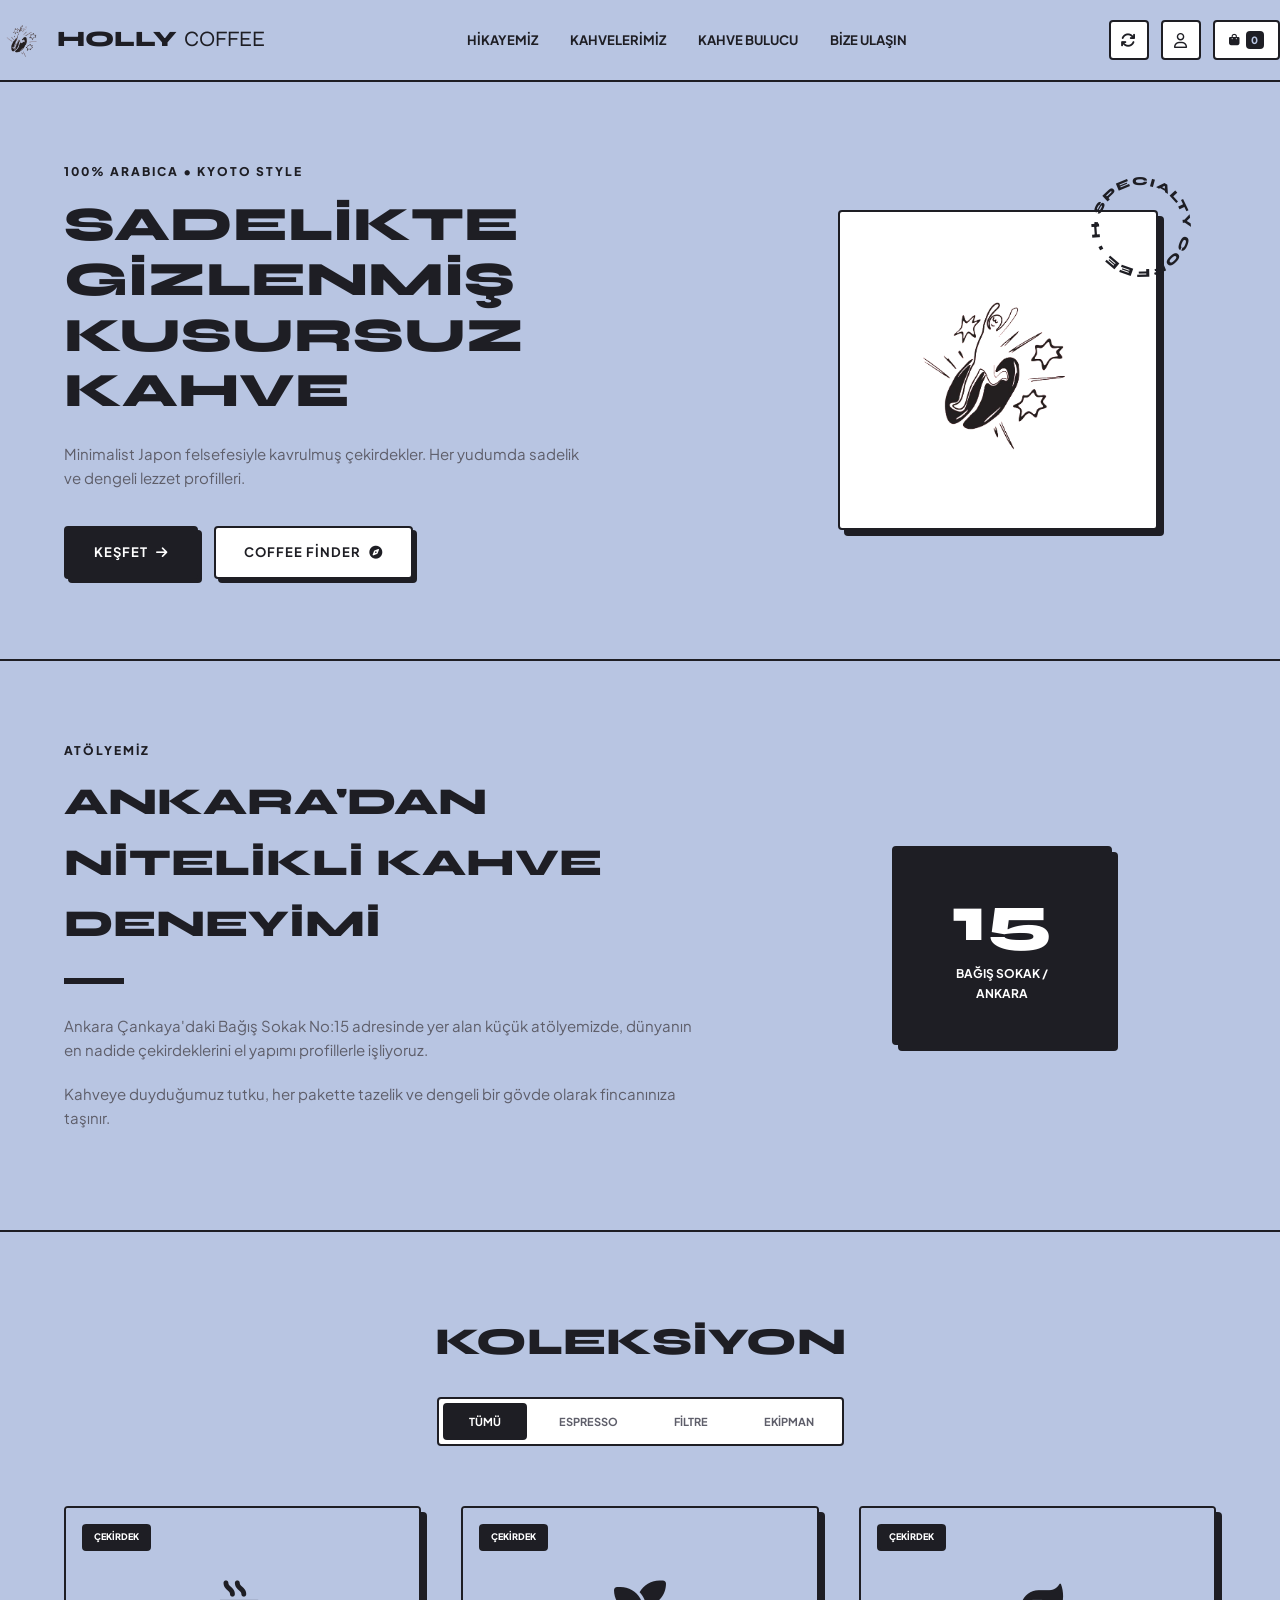
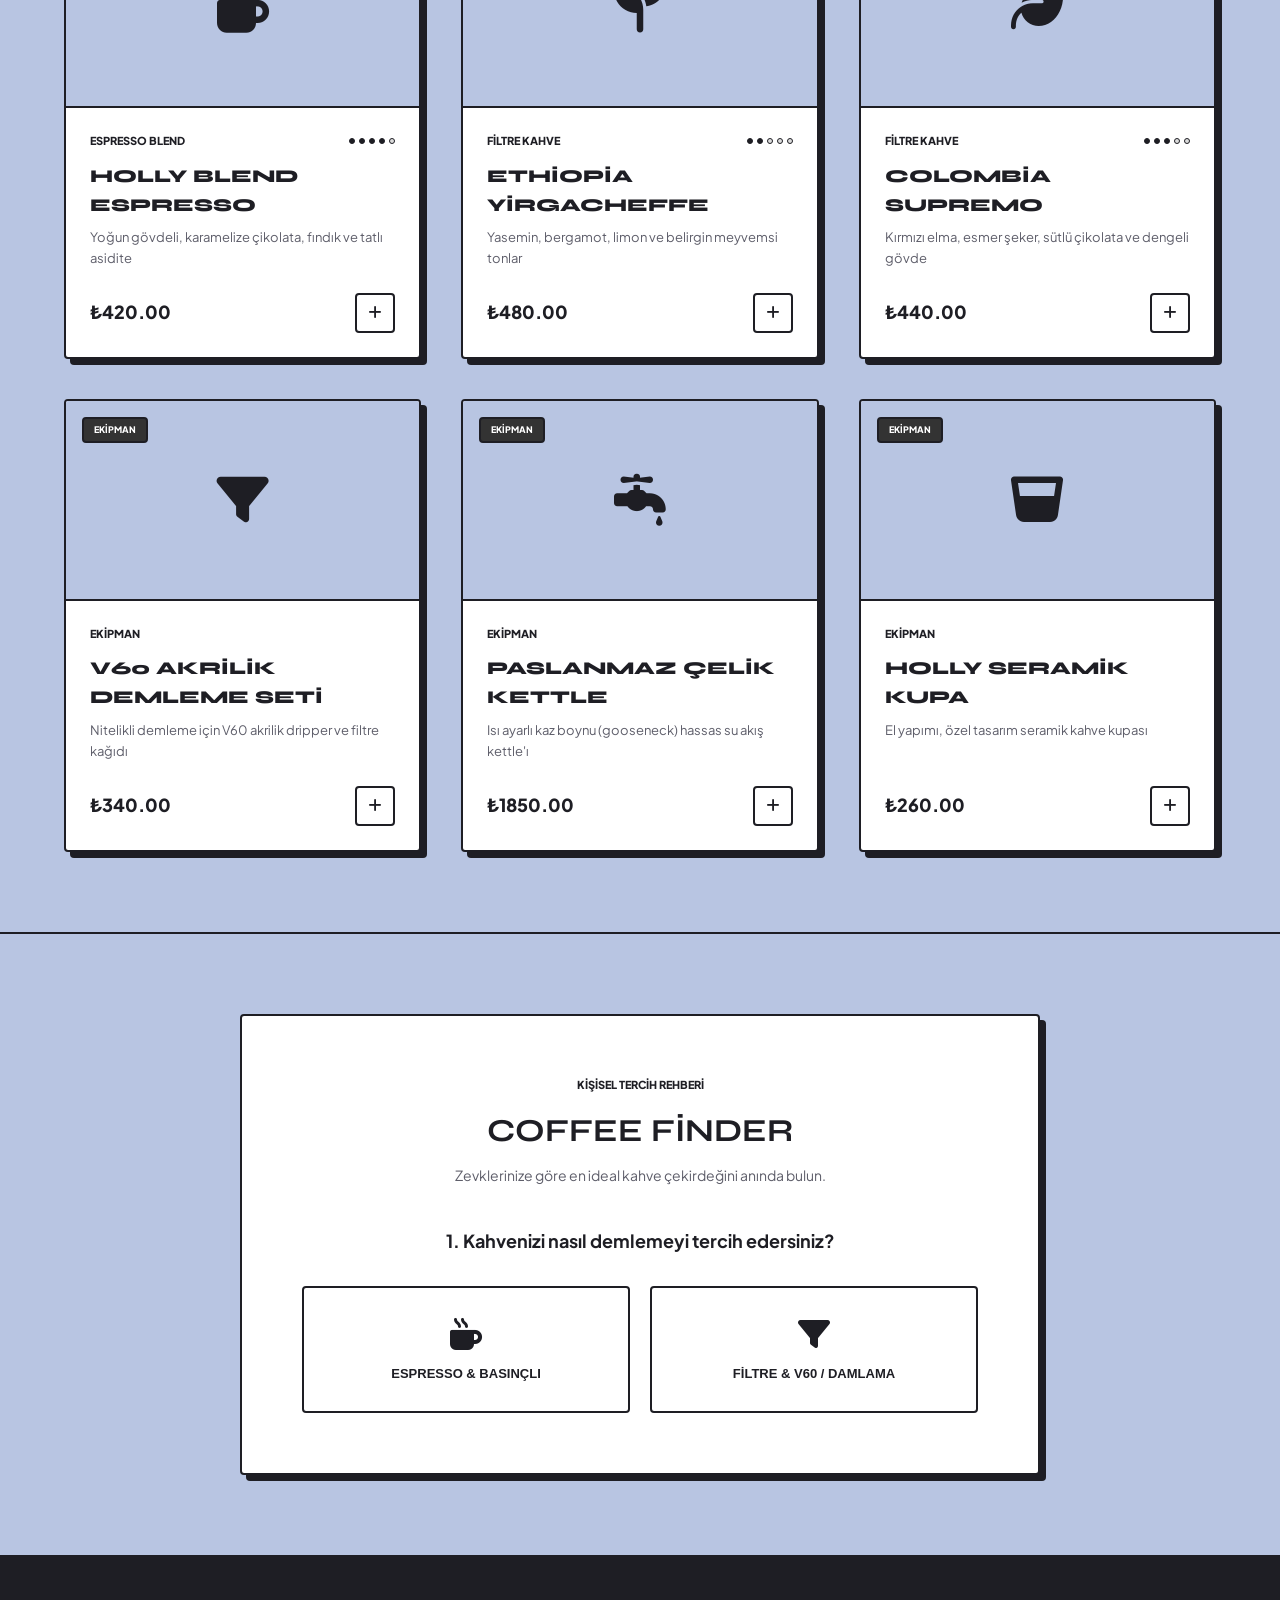
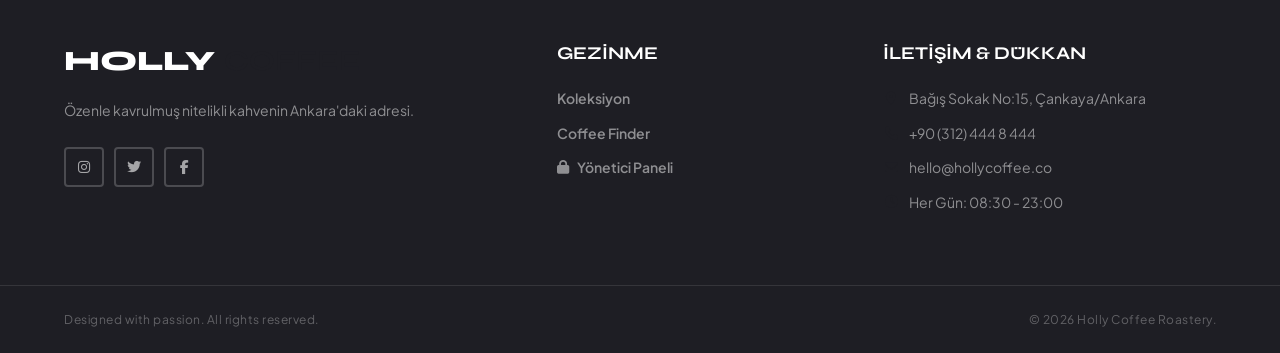
<file: index.html>
<!DOCTYPE html>
<html lang="tr">
<head>
    <meta charset="UTF-8">
    <meta name="viewport" content="width=device-width, initial-scale=1.0">
    <title>Holly Coffee Roastery | Kyoto Bauhaus Storefront</title>
    <!-- Google Fonts -->
    <link rel="preconnect" href="https://fonts.googleapis.com">
    <link rel="preconnect" href="https://fonts.gstatic.com" crossorigin>
    <link href="https://fonts.googleapis.com/css2?family=Plus+Jakarta+Sans:wght@400;500;600;700;800&family=Syne:wght@700;800&display=swap" rel="stylesheet">
    <!-- FontAwesome Icons -->
    <link rel="stylesheet" href="https://cdnjs.cloudflare.com/ajax/libs/font-awesome/6.4.0/css/all.min.css">
    <link rel="stylesheet" href="style.css">
    <!-- Favicon -->
    <link rel="icon" type="image/png" href="favicon.png?v=4">
    <link rel="shortcut icon" type="image/png" href="favicon.png?v=4">
</head>
<body class="theme-kyoto-terracotta">
    <!-- Master Storefront Wrapper -->
    <div id="storefront-wrapper">
        <!-- Bauhaus Header -->
        <header class="main-header">
            <div class="header-container">
                <!-- Brand logo area -->
                <div class="header-brand">
                    <img src="logo.png" alt="Holly Mascot" class="header-mascot">
                    <a href="#" class="header-title" onclick="event.preventDefault();">holly <span>COFFEE</span></a>
                </div>

                <!-- Main Navigation Links -->
                <button class="mobile-menu-btn" onclick="document.body.classList.toggle('mobile-menu-active')">☰</button>
                <nav class="main-nav">
                    <a href="#hikayemiz" class="nav-link">Hikayemiz</a>
                    <a href="#kahveler" class="nav-link">Kahvelerimiz</a>
                    <a href="#quiz-sec" class="nav-link">Kahve Bulucu</a>
                    <a href="#iletisim" class="nav-link">Bize Ulaşın</a>
                </nav>

                <!-- Actions (User & Cart) -->
                <div class="header-actions">
                    <!-- Elegant theme switch -->
                    <button class="action-trigger-btn" id="theme-toggle-btn" title="Tema Değiştir">
                        <i class="fa-solid fa-arrows-rotate"></i>
                    </button>

                    <!-- Customer Account Dropdown Menu -->
                    <div class="user-menu-container">
                        <button class="action-trigger-btn" id="user-portal-btn" title="Müşteri Portalı">
                            <i class="fa-regular fa-user"></i>
                            <span id="user-display-name">Profil</span>
                        </button>
                        <!-- Dropdown menu content -->
                        <div class="user-dropdown" id="user-dropdown-menu" style="display: none;">
                            <div class="dropdown-header">Üye İşlemleri</div>
                            <button class="dropdown-item" id="user-orders-btn"><i class="fa-solid fa-box"></i> Siparişlerim</button>
                            <button class="dropdown-item" id="user-logout-btn"><i class="fa-solid fa-arrow-right-from-bracket"></i> Çıkış</button>
                        </div>
                    </div>

                    <!-- Cart Bag Trigger -->
                    <button class="action-trigger-btn cart-badge-pill" id="cart-open-btn" title="Alışveriş Sepeti">
                        <i class="fa-solid fa-bag-shopping"></i>
                        <span class="cart-count">0</span>
                    </button>
                </div>
            </div>
        </header>

        <!-- Kyoto Hero Section -->
        <section class="hero-section">
            <div class="hero-container container">
                <div class="hero-content">
                    <span class="hero-tagline">100% ARABICA • KYOTO STYLE</span>
                    <h1 class="hero-title">Sadelikte Gizlenmiş Kusursuz Kahve</h1>
                    <p class="hero-desc">Minimalist Japon felsefesiyle kavrulmuş çekirdekler. Her yudumda sadelik ve dengeli lezzet profilleri.</p>
                    <div class="hero-buttons">
                        <a href="#kahveler" class="btn btn-primary">Keşfet <i class="fa-solid fa-arrow-right"></i></a>
                        <a href="#quiz-sec" class="btn btn-secondary">Coffee Finder <i class="fa-solid fa-compass"></i></a>
                    </div>
                </div>
                <!-- Bauhaus spinning label & Mascot area -->
                <div class="hero-image-area">
                    <div class="mascot-frame">
                        <div class="rotating-emblem">
                            <svg viewBox="0 0 100 100" width="100%" height="100%">
                                <path id="text-path" d="M 50,50 m -35,0 a 35,35 0 1,1 70,0 a 35,35 0 1,1 -70,0" fill="none"></path>
                                <text>
                                    <textPath href="#text-path" startOffset="0%">• SPECIALTY COFFEE • HOLLY ROASTERY</textPath>
                                </text>
                            </svg>
                        </div>
                        <img src="logo.png" alt="Holly Mascot Illustration" class="brand-illustration-img">
                    </div>
                </div>
            </div>
        </section>

        <!-- Heritage Story Section -->
        <section class="story-section" id="hikayemiz">
            <div class="story-container container">
                <div class="story-grid">
                    <div class="story-content-block">
                        <span class="story-pretitle">ATÖLYEMİZ</span>
                        <h2 class="story-title">Ankara'dan Nitelikli Kahve Deneyimi</h2>
                        <div class="editorial-divider"></div>
                        <p class="story-desc">Ankara Çankaya'daki Bağış Sokak No:15 adresinde yer alan küçük atölyemizde, dünyanın en nadide çekirdeklerini el yapımı profillerle işliyoruz.</p>
                        <p class="story-desc">Kahveye duyduğumuz tutku, her pakette tazelik ve dengeli bir gövde olarak fincanınıza taşınır.</p>
                    </div>
                    <div class="story-graphics">
                        <div class="bauhaus-box-graphic">
                            <span class="emblem-number">15</span>
                            <p>Bağış Sokak / Ankara</p>
                        </div>
                    </div>
                </div>
            </div>
        </section>

        <!-- Products Catalog -->
        <section class="shop-section" id="kahveler">
            <div class="shop-container container">
                <div class="shop-header">
                    <h2 class="section-title">Koleksiyon</h2>
                    <!-- Category switches styled as tactile switches -->
                    <div class="shop-filters">
                        <button class="filter-btn active" data-category="all">Tümü</button>
                        <button class="filter-btn" data-category="espresso">Espresso</button>
                        <button class="filter-btn" data-category="filtre">Filtre</button>
                        <button class="filter-btn" data-category="ekipman">Ekipman</button>
                    </div>
                </div>

                <!-- Products Grid -->
                <div class="products-grid" id="storefront-products-grid">
                    <!-- Dynamic products rendered here -->
                </div>
            </div>
        </section>

        <!-- Coffee preference finder quiz -->
        <section class="quiz-section" id="quiz-sec">
            <div class="quiz-container container">
                <div class="quiz-card">
                    <div class="quiz-header">
                        <span class="quiz-badge">KİŞİSEL TERCİH REHBERİ</span>
                        <h2>Coffee Finder</h2>
                        <p>Zevklerinize göre en ideal kahve çekirdeğini anında bulun.</p>
                    </div>

                    <!-- Step 1 -->
                    <div class="quiz-step active" id="quiz-step-1" data-step="1">
                        <h3>1. Kahvenizi nasıl demlemeyi tercih edersiniz?</h3>
                        <div class="quiz-options-grid">
                            <button class="quiz-opt-btn" data-value="espresso">
                                <i class="fa-solid fa-mug-hot"></i>
                                <span>Espresso & Basınçlı</span>
                            </button>
                            <button class="quiz-opt-btn" data-value="filtre">
                                <i class="fa-solid fa-filter"></i>
                                <span>Filtre & V60 / Damlama</span>
                            </button>
                        </div>
                    </div>

                    <!-- Step 2 -->
                    <div class="quiz-step" id="quiz-step-2" data-step="2">
                        <h3>2. Damak tadınızda hangi aromalar ön plandadır?</h3>
                        <div class="quiz-options-grid">
                            <button class="quiz-opt-btn" data-value="meyve">
                                <i class="fa-solid fa-lemon"></i>
                                <span>Meyvemsi & Çiçeksi Notalar</span>
                            </button>
                            <button class="quiz-opt-btn" data-value="cikolata">
                                <i class="fa-solid fa-cookie"></i>
                                <span>Çikolata, Fındık & Karamel</span>
                            </button>
                            <button class="quiz-opt-btn" data-value="dengeli">
                                <i class="fa-solid fa-scale-balanced"></i>
                                <span>Dengeli & Klasik Tatlar</span>
                            </button>
                        </div>
                    </div>

                    <!-- Step 3 (Recommendations results) -->
                    <div class="quiz-step-result" id="quiz-result">
                        <div class="result-celebration">
                            <i class="fa-solid fa-award"></i>
                            <h3>Eşleşme Bulundu!</h3>
                            <p>Damak tadınıza en uygun özel çekirdeğimiz:</p>
                        </div>
                        <div id="recommended-product-card">
                            <!-- Match injects here -->
                        </div>
                        <button class="btn btn-secondary mt-4" id="quiz-restart-btn">Yeniden Çöz <i class="fa-solid fa-rotate-left"></i></button>
                    </div>
                </div>
            </div>
        </section>

        <!-- Footer -->
        <footer class="main-footer" id="iletisim">
            <div class="footer-container container">
                <div class="footer-brand">
                    <div class="footer-logo">holly <span>COFFEE</span></div>
                    <p class="footer-tagline">Özenle kavrulmuş nitelikli kahvenin Ankara'daki adresi.</p>
                    <div class="footer-socials">
                        <a href="#" onclick="event.preventDefault();"><i class="fa-brands fa-instagram"></i></a>
                        <a href="#" onclick="event.preventDefault();"><i class="fa-brands fa-twitter"></i></a>
                        <a href="#" onclick="event.preventDefault();"><i class="fa-brands fa-facebook-f"></i></a>
                    </div>
                </div>
                <div class="footer-nav">
                    <h4>Gezinme</h4>
                    <ul>
                        <li><a href="#shop-sec">Koleksiyon</a></li>
                        <li><a href="#quiz-sec">Coffee Finder</a></li>
                        <li><a href="#" id="admin-footer-link"><i class="fa-solid fa-lock"></i> Yönetici Paneli</a></li>
                    </ul>
                </div>
                <div class="footer-contact">
                    <h4>İletişim & Dükkan</h4>
                    <p><i class="fa-solid fa-location-dot"></i> Bağış Sokak No:15, Çankaya/Ankara</p>
                    <p><i class="fa-solid fa-phone"></i> +90 (312) 444 8 444</p>
                    <p><i class="fa-solid fa-envelope"></i> hello@hollycoffee.co</p>
                    <p><i class="fa-solid fa-clock"></i> Her Gün: 08:30 - 23:00</p>
                </div>
            </div>
            <div class="footer-bottom">
                <div class="footer-bottom-container container">
                    <span>Designed with passion. All rights reserved.</span>
                    <span>&copy; 2026 Holly Coffee Roastery.</span>
                </div>
            </div>
        </footer>
    </div>

    <!-- Client Orders Log History Modal -->
    <div class="modal-backdrop" id="customer-orders-modal" style="display: none;">
        <div class="modal-card customer-orders-modal-card">
            <button class="modal-close-btn" id="modal-close-btn-orders">&times;</button>
            <div class="modal-header">
                <h3 class="modal-title">Geçmiş Siparişlerim</h3>
                <p class="modal-subtitle">Daha önce vermiş olduğunuz siparişlerin durumunu inceleyin.</p>
            </div>
            <div class="table-container">
                <table class="admin-table">
                    <thead>
                        <tr>
                            <th>Sipariş ID</th>
                            <th>Tarih</th>
                            <th>Ürünler</th>
                            <th>Toplam</th>
                            <th>Durum</th>
                        </tr>
                    </thead>
                    <tbody id="customer-orders-history-tbody">
                        <!-- Dynamic rows inject here -->
                    </tbody>
                </table>
            </div>
        </div>
    </div>

    <!-- Shopping Cart Drawer -->
    <div class="cart-drawer-overlay" id="cart-drawer-backdrop" style="display: none;">
        <div class="cart-drawer">
            <div class="cart-drawer-header">
                <h3>Sepetiniz (<span class="cart-count-drawer">0</span>)</h3>
                <button class="cart-drawer-close" id="cart-close-btn">&times;</button>
            </div>

            <!-- Cart Items Container -->
            <div class="cart-drawer-body" id="cart-items-container">
                <!-- Dynamic items inject here -->
            </div>

            <!-- Cart Drawer Footer -->
            <div class="cart-drawer-footer">
                <div class="cart-subtotal">
                    <span>Ara Toplam:</span>
                    <span id="cart-subtotal-value">₺0.00</span>
                </div>
                <button class="btn btn-primary w-100" id="cart-checkout-btn">Satın Al (Ödemeye Geç) <i class="fa-solid fa-credit-card"></i></button>
            </div>
        </div>
    </div>

    <!-- Client Login / Register Modal -->
    <div class="modal-backdrop" id="user-portal-modal" style="display: none;">
        <div class="modal-card">
            <button class="modal-close-btn" id="modal-close-btn-user">&times;</button>
            <div class="modal-header">
                <h3 class="modal-title" id="user-modal-title">Giriş Yap</h3>
                <p class="modal-subtitle">Nitelikli kahve deneyimine üye portalınızla devam edin.</p>
            </div>
            
            <!-- Login Form -->
            <form id="customer-login-form">
                <div class="form-group">
                    <label for="customer-email">E-posta</label>
                    <input type="email" id="customer-email" value="user@holly.coffee" required>
                </div>
                <div class="form-group">
                    <label for="customer-password">Şifre</label>
                    <input type="password" id="customer-password" value="user" required>
                </div>
                <div id="customer-login-error" class="error-text" style="display: none;">Geçersiz e-posta veya şifre!</div>
                <button type="submit" class="btn btn-primary w-100">Giriş Yap</button>
                <p class="form-switch-text mt-3">Hesabınız yok mu? <a href="#" id="switch-to-register">Kayıt Olun</a></p>
            </form>

            <!-- Register Form (Hidden initially) -->
            <form id="customer-register-form" style="display: none;">
                <div class="form-group">
                    <label for="register-name">Ad Soyad</label>
                    <input type="text" id="register-name" placeholder="Ahmet Yılmaz" required>
                </div>
                <div class="form-group">
                    <label for="register-email">E-posta</label>
                    <input type="email" id="register-email" placeholder="user@holly.coffee" required>
                </div>
                <div class="form-group">
                    <label for="register-password">Şifre</label>
                    <input type="password" id="register-password" required>
                </div>
                <div class="form-group">
                    <label for="register-phone">Telefon</label>
                    <input type="text" id="register-phone" placeholder="0555 555 55 55" required>
                </div>
                <div class="form-group">
                    <label for="register-address">Adres</label>
                    <textarea id="register-address" rows="2" placeholder="Adresinizi yazın..." required></textarea>
                </div>
                <button type="submit" class="btn btn-primary w-100">Kayıt Ol & Giriş Yap</button>
                <p class="form-switch-text mt-3">Zaten üye misiniz? <a href="#" id="switch-to-login">Giriş Yapın</a></p>
            </form>
        </div>
    </div>

    <!-- Checkout Multi-Step Wizard Modal -->
    <div class="modal-backdrop" id="checkout-modal" style="display: none;">
        <div class="modal-card checkout-modal-card">
            <button class="modal-close-btn" id="modal-close-btn-checkout">&times;</button>
            
            <!-- Wizard Steps Progress Bar -->
            <div class="checkout-steps">
                <div class="progress-step active" id="step-dot-1">1. Adres</div>
                <div class="progress-step" id="step-dot-2">2. Ödeme</div>
                <div class="progress-step" id="step-dot-3">3. Sonuç</div>
            </div>

            <div class="checkout-modal-body">
                <!-- Panel 1: Shipping Address -->
                <div class="checkout-form-panel" id="checkout-panel-1">
                    <h3>Teslimat Bilgileri</h3>
                    <form id="checkout-address-form">
                        <div class="form-grid">
                            <div class="form-group">
                                <label for="checkout-name">Alıcı Ad Soyad</label>
                                <input type="text" id="checkout-name" required>
                            </div>
                            <div class="form-group">
                                <label for="checkout-phone">Telefon Numarası</label>
                                <input type="text" id="checkout-phone" placeholder="05XX XXX XX XX" required>
                            </div>
                            <div class="form-group full-width">
                                <label for="checkout-address">Teslimat Adresi</label>
                                <textarea id="checkout-address" rows="3" required></textarea>
                            </div>
                        </div>
                        <div class="checkout-actions-row">
                            <span>Sipariş Tutarı: <strong id="checkout-total-val">₺0.00</strong></span>
                            <button type="submit" class="btn btn-primary">Ödemeye İlerle <i class="fa-solid fa-arrow-right"></i></button>
                        </div>
                    </form>
                </div>

                <!-- Panel 2: Credit Card Payment Info -->
                <div class="checkout-form-panel" id="checkout-panel-2" style="display: none;">
                    <h3>Ödeme Bilgileri</h3>
                    <form id="checkout-payment-form">
                        <div class="form-grid">
                            <div class="form-group full-width">
                                <label for="checkout-card-name">Kart Sahibinin Adı</label>
                                <input type="text" id="checkout-card-name" placeholder="Kart üzerindeki isim" required>
                            </div>
                            <div class="form-group full-width">
                                <label for="checkout-card-number">Kart Numarası</label>
                                <input type="text" id="checkout-card-number" placeholder="4543 **** **** ****" maxlength="19" required>
                            </div>
                            <div class="form-group">
                                <label for="checkout-card-expiry">Son Kullanma (AA/YY)</label>
                                <input type="text" id="checkout-card-expiry" placeholder="12/28" maxlength="5" required>
                            </div>
                            <div class="form-group">
                                <label for="checkout-card-cvv">Güvenlik Kodu (CVV)</label>
                                <input type="password" id="checkout-card-cvv" placeholder="***" maxlength="3" required>
                            </div>
                        </div>
                        <div class="checkout-actions-row">
                            <p style="font-size:11px; opacity:0.6; max-width:250px;">Ödemeniz 256-Bit SSL şifreleme altyapısıyla güvenle gerçekleştirilir.</p>
                            <button type="submit" class="btn btn-primary">Siparişi Tamamla <i class="fa-solid fa-check"></i></button>
                        </div>
                    </form>
                </div>

                <!-- Panel 3: Order Success Result -->
                <div class="checkout-form-panel" id="checkout-panel-3" style="display: none; text-align: center; padding: 40px 10px;">
                    <div class="success-icon-badge">
                        <i class="fa-solid fa-circle-check"></i>
                    </div>
                    <h2>Siparişiniz Alındı!</h2>
                    <p style="opacity:0.8; margin-top:12px;">Sipariş Numaranız: <strong id="success-order-id">#HL-XXXXX</strong></p>
                    <p style="font-size:14px; opacity:0.6; margin-top:8px;">Kahveniz Ankara atölyemizde özenle hazırlanıp kargoya teslim edilecektir.</p>
                    <button class="btn btn-primary mt-4" id="checkout-success-close-btn" style="max-width:220px; margin:24px auto 0 auto;">Alışverişe Devam Et</button>
                </div>
            </div>
        </div>
    </div>

    <!-- Admin Panel Control Layout -->
    <div id="admin-login-wrapper" class="admin-page-container" style="display: none;">
        <div class="admin-login-card">
            <div class="admin-login-header">
                <h2>Yönetici Girişi</h2>
                <p class="login-subtitle">Mağaza fiyat yönetimi ve sipariş kontrol paneli.</p>
            </div>
            
            <form id="admin-login-form">
                <div class="form-group">
                    <label for="admin-email">E-posta</label>
                    <input type="email" id="admin-email" value="admin@holly.coffee" required>
                </div>
                <div class="form-group">
                    <label for="admin-password">Şifre</label>
                    <input type="password" id="admin-password" value="admin" required>
                </div>
                <div id="admin-login-error" class="error-text" style="display: none;">Hatalı yönetici bilgisi!</div>
                <button type="submit" class="btn btn-primary w-100">Giriş Yap</button>
            </form>
            <button class="btn btn-secondary w-100 mt-3" id="back-to-store-btn-1"><i class="fa-solid fa-arrow-left"></i> Mağazaya Dön</button>
        </div>
    </div>

    <!-- Admin Control Dashboard -->
    <div id="admin-dashboard-wrapper" class="admin-dashboard-container" style="display: none;">
        <!-- Left Sidebar Navigation -->
        <aside class="admin-sidebar">
            <div class="sidebar-brand">
                <h3>holly admin</h3>
                <span class="badge-admin">Kontrol</span>
            </div>

            <nav class="sidebar-nav">
                <ul>
                    <li class="active" data-tab="tab-analytics"><i class="fa-solid fa-chart-line"></i> Analitikler</li>
                    <li data-tab="tab-orders"><i class="fa-solid fa-clipboard-list"></i> Siparişler</li>
                    <li data-tab="tab-products"><i class="fa-solid fa-coffee-bean"></i> Ürün Yönetimi</li>
                </ul>
            </nav>

            <div class="sidebar-footer">
                <button class="btn btn-secondary w-100 btn-mini" id="back-to-store-btn-2">Mağazaya Dön</button>
                <button class="btn btn-primary w-100 btn-mini mt-2" id="admin-logout-btn">Çıkış Yap</button>
            </div>
        </aside>

        <!-- Right Content Main Area -->
        <main class="admin-main">
            <!-- Analytics Tab -->
            <section class="dashboard-tab" id="tab-analytics">
                <div class="dashboard-header">
                    <h2>Genel Analitik Raporu</h2>
                    <p>Mağazanızın anlık satış ve gelir performans grafikleri.</p>
                </div>

                <!-- Metrics Grid -->
                <div class="analytics-cards-grid">
                    <div class="analytics-card">
                        <div class="card-icon"><i class="fa-solid fa-wallet"></i></div>
                        <div>
                            <div class="card-label">Toplam Gelir</div>
                            <div class="card-value" id="stat-revenue">₺3,210.00</div>
                        </div>
                    </div>
                    <div class="analytics-card">
                        <div class="card-icon"><i class="fa-solid fa-box"></i></div>
                        <div>
                            <div class="card-label">Sipariş Sayısı</div>
                            <div class="card-value" id="stat-orders">2</div>
                        </div>
                    </div>
                    <div class="analytics-card">
                        <div class="card-icon"><i class="fa-solid fa-basket-shopping"></i></div>
                        <div>
                            <div class="card-label">Ortalama Sepet</div>
                            <div class="card-value" id="stat-avg">₺1,605.00</div>
                        </div>
                    </div>
                </div>

                <!-- Simulation Line Graph -->
                <div class="chart-panel">
                    <h3>Haftalık Satış Grafiği (Simüle Edilen)</h3>
                    <div class="svg-chart-container">
                        <svg viewBox="0 0 700 300" width="100%" height="240" class="analytics-svg-chart">
                            <defs>
                                <linearGradient id="chart-grad-terracotta" x1="0" y1="0" x2="0" y2="1">
                                    <stop offset="0%" stop-color="#e76f51" stop-opacity="0.3"></stop>
                                    <stop offset="100%" stop-color="#e76f51" stop-opacity="0"></stop>
                                </linearGradient>
                            </defs>
                            <!-- Grid lines -->
                            <line x1="50" y1="50" x2="650" y2="50" stroke="var(--border-color)" stroke-width="1"></line>
                            <line x1="50" y1="125" x2="650" y2="125" stroke="var(--border-color)" stroke-width="1"></line>
                            <line x1="50" y1="200" x2="650" y2="200" stroke="var(--border-color)" stroke-width="1"></line>
                            <line x1="50" y1="250" x2="650" y2="250" stroke="var(--text-color)" stroke-opacity="0.2" stroke-width="2"></line>
                            
                            <!-- Graph Area & Path -->
                            <path d="M 50,220 Q 150,150 250,190 T 450,110 T 650,80 L 650,250 L 50,250 Z" fill="url(#chart-grad-terracotta)"></path>
                            <path d="M 50,220 Q 150,150 250,190 T 450,110 T 650,80" fill="none" stroke="#e76f51" stroke-width="4" stroke-linecap="round"></path>
                            
                            <!-- Value Markers -->
                            <circle cx="50" cy="220" r="6" fill="var(--white)" stroke="#e76f51" stroke-width="3"></circle>
                            <circle cx="250" cy="190" r="6" fill="var(--white)" stroke="#e76f51" stroke-width="3"></circle>
                            <circle cx="450" cy="110" r="6" fill="var(--white)" stroke="#e76f51" stroke-width="3"></circle>
                            <circle cx="650" cy="80" r="6" fill="var(--white)" stroke="#e76f51" stroke-width="3"></circle>
                            
                            <!-- Axes Labels -->
                            <text x="50" y="275" fill="var(--text-color)" opacity="0.6" font-size="12" text-anchor="middle">Pzt</text>
                            <text x="150" y="275" fill="var(--text-color)" opacity="0.6" font-size="12" text-anchor="middle">Sal</text>
                            <text x="250" y="275" fill="var(--text-color)" opacity="0.6" font-size="12" text-anchor="middle">Çar</text>
                            <text x="350" y="275" fill="var(--text-color)" opacity="0.6" font-size="12" text-anchor="middle">Per</text>
                            <text x="450" y="275" fill="var(--text-color)" opacity="0.6" font-size="12" text-anchor="middle">Cum</text>
                            <text x="550" y="275" fill="var(--text-color)" opacity="0.6" font-size="12" text-anchor="middle">Cmt</text>
                            <text x="650" y="275" fill="var(--text-color)" opacity="0.6" font-size="12" text-anchor="middle">Paz</text>
                        </svg>
                    </div>
                </div>
            </section>

            <!-- Orders Tab -->
            <section class="dashboard-tab" id="tab-orders" style="display: none;">
                <div class="dashboard-header">
                    <h2>Müşteri Siparişleri</h2>
                    <p>Simüle edilen dükkandan verilmiş siparişlerin anlık kaydı.</p>
                </div>
                <div class="table-container">
                    <table class="admin-table">
                        <thead>
                            <tr>
                                <th>Sipariş ID</th>
                                <th>Müşteri</th>
                                <th>Adres / Tel</th>
                                <th>Ürünler</th>
                                <th>Toplam</th>
                                <th>Durum</th>
                            </tr>
                        </thead>
                        <tbody id="admin-orders-tbody">
                            <!-- Dynamic Orders inject here -->
                        </tbody>
                    </table>
                </div>
            </section>

            <!-- Products Tab -->
            <section class="dashboard-tab" id="tab-products" style="display: none;">
                <div class="dashboard-header">
                    <h2>Mağaza Ürün Yönetimi</h2>
                    <p>Fiyat güncellemeleri anında müşteri storefrontuna yansır.</p>
                </div>
                <div class="table-container">
                    <table class="admin-table">
                        <thead>
                            <tr>
                                <th>Görsel</th>
                                <th>Ürün Adı</th>
                                <th>Kategori</th>
                                <th>Kavrum</th>
                                <th>Fiyat (TL)</th>
                                <th>İşlemler</th>
                            </tr>
                        </thead>
                        <tbody id="admin-products-tbody">
                            <!-- Dynamic Products list inject here -->
                        </tbody>
                    </table>
                </div>
            </section>
        </main>
    </div>

    <!-- Core Script Link -->
    <script src="app.js"></script>
</body>
</html>
</file>
<file: style.css>
/* Holly Coffee Roastery - Option 4: Kyoto Bauhaus CSS */

:root {
    --font-heading: 'Syne', sans-serif;
    --font-body: 'Plus Jakarta Sans', sans-serif;
    
    --bg-color: #b8c5e2;
    --card-bg: #ffffff;
    --text-color: #1e1e24;
    --text-muted: #5e5e6a;
    --charcoal: #1e1e24;
    --white: #ffffff;
    
    --accent-color: #1e1e24; /* Charcoal */
    --accent-hover: #3a3a42;
    --success-color: #52b788;
    --error-color: #e63946;
    
    --border-color: #1e1e24;
    --border-width: 2px;
    --border-radius: 4px; /* Bauhaus solid sharp edges */
    --transition: all 0.3s cubic-bezier(0.25, 0.8, 0.25, 1);
    
    /* Box Shadows */
    --card-shadow: 6px 6px 0px #1e1e24;
    --card-shadow-hover: 10px 10px 0px #1e1e24;
}

/* Kyoto Theme Overrides */
body.theme-kyoto-sage {
    --accent-color: #1e1e24; /* Charcoal */
    --accent-hover: #3a3a42;
    --bg-color: #fbcbc9;
}

* {
    margin: 0;
    padding: 0;
    box-sizing: border-box;
}

html {
    scroll-behavior: smooth;
    overflow-x: hidden;
    width: 100%;
}

body {
    background-color: var(--bg-color);
    color: var(--text-color);
    font-family: var(--font-body);
    font-size: 15px;
    line-height: 1.6;
    overflow-x: hidden;
    transition: background-color 0.5s ease;
}

.container {
    width: 100%;
    max-width: 1200px;
    margin: 0 auto;
    padding: 0 24px;
}

/* Bauhaus Tactile Buttons */
.btn {
    display: inline-flex;
    align-items: center;
    justify-content: center;
    padding: 14px 28px;
    font-family: var(--font-body);
    font-size: 13px;
    font-weight: 700;
    border-radius: var(--border-radius);
    cursor: pointer;
    text-decoration: none;
    text-transform: uppercase;
    letter-spacing: 1px;
    transition: var(--transition);
    gap: 8px;
    border: var(--border-width) solid var(--border-color);
    box-shadow: 4px 4px 0px #1e1e24;
}

.btn-primary {
    background-color: var(--accent-color);
    color: var(--white);
}

.btn-primary:hover {
    transform: translate(-3px, -3px);
    box-shadow: 7px 7px 0px #1e1e24;
}

.btn-primary:active {
    transform: translate(2px, 2px);
    box-shadow: 0px 0px 0px #1e1e24;
}

.btn-secondary {
    background-color: var(--card-bg);
    color: var(--text-color);
}

.btn-secondary:hover {
    transform: translate(-3px, -3px);
    box-shadow: 7px 7px 0px #1e1e24;
}

.btn-secondary:active {
    transform: translate(2px, 2px);
    box-shadow: 0px 0px 0px #1e1e24;
}

.w-100 { width: 100%; }
.mt-3 { margin-top: 16px; }
.mt-4 { margin-top: 24px; }
.text-center { text-align: center; }

/* Header & Nav */
.main-header {
    background-color: var(--bg-color);
    border-bottom: var(--border-width) solid var(--border-color);
    position: sticky;
    top: 0;
    z-index: 1000;
    transition: background-color 0.5s ease;
}

.header-container {
    display: flex;
    justify-content: space-between;
    align-items: center;
    height: 80px;
}

.header-brand {
    display: flex;
    align-items: center;
    gap: 12px;
}

.header-mascot {
    height: 40px;
    width: auto;
}

.header-title {
    font-family: var(--font-heading);
    font-size: 22px;
    font-weight: 800;
    color: var(--text-color);
    text-decoration: none;
    text-transform: uppercase;
}

.header-title span {
    font-weight: 400;
    color: var(--accent-color);
}

.main-nav {
    display: flex;
    gap: 32px;
}

.nav-link {
    text-decoration: none;
    color: var(--text-color);
    font-size: 13px;
    font-weight: 700;
    text-transform: uppercase;
    transition: var(--transition);
}

.nav-link:hover {
    color: var(--accent-color);
}

.header-actions {
    display: flex;
    align-items: center;
    gap: 12px;
}

.action-trigger-btn {
    background: var(--card-bg);
    border: var(--border-width) solid var(--border-color);
    width: 40px;
    height: 40px;
    border-radius: var(--border-radius);
    color: var(--text-color);
    display: flex;
    align-items: center;
    justify-content: center;
    cursor: pointer;
    font-size: 15px;
    transition: var(--transition);
}

.action-trigger-btn:hover {
    background-color: var(--accent-color);
    color: var(--white);
    transform: translate(-2px, -2px);
    box-shadow: 2px 2px 0px #1e1e24;
}

#user-display-name {
    display: none;
}

.cart-badge-pill {
    width: auto;
    padding: 0 14px;
    gap: 6px;
    font-family: var(--font-body);
    font-size: 12px;
    font-weight: 700;
}

.cart-count {
    background-color: var(--text-color);
    color: var(--bg-color);
    width: 18px;
    height: 18px;
    border-radius: var(--border-radius);
    font-size: 10px;
    font-weight: 800;
    display: flex;
    align-items: center;
    justify-content: center;
}

/* Hero Section */
.hero-section {
    padding: 80px 0;
    border-bottom: var(--border-width) solid var(--border-color);
}

.hero-container {
    display: grid;
    grid-template-columns: 1.2fr 0.8fr;
    gap: 60px;
    align-items: center;
}

.hero-content {
    display: flex;
    flex-direction: column;
    align-items: flex-start;
}

.hero-tagline {
    font-size: 12px;
    font-weight: 800;
    color: var(--accent-color);
    letter-spacing: 2px;
    margin-bottom: 16px;
}

.hero-title {
    font-family: var(--font-heading);
    font-size: 48px;
    font-weight: 800;
    line-height: 1.15;
    text-transform: uppercase;
    margin-bottom: 24px;
}

.hero-desc {
    font-size: 15px;
    color: var(--text-muted);
    margin-bottom: 36px;
    max-width: 520px;
}

.hero-buttons {
    display: flex;
    gap: 16px;
}

.hero-image-area {
    display: flex;
    justify-content: center;
}

/* Kyoto Mascot Frame & Rotating Circular text badge */
.mascot-frame {
    position: relative;
    width: 320px;
    height: 320px;
    border: var(--border-width) solid var(--border-color);
    border-radius: var(--border-radius);
    background-color: var(--card-bg);
    display: flex;
    align-items: center;
    justify-content: center;
    box-shadow: var(--card-shadow);
}

.rotating-emblem {
    position: absolute;
    top: -45px;
    right: -45px;
    width: 120px;
    height: 120px;
    z-index: 5;
    animation: spin 16s linear infinite;
    pointer-events: none;
}

.rotating-emblem svg {
    fill: var(--text-color);
    font-family: var(--font-heading);
    font-size: 10px;
    font-weight: 800;
    letter-spacing: 1px;
}

.brand-illustration-img {
    height: 60%;
    width: auto;
    transition: var(--transition);
}

.mascot-frame:hover .brand-illustration-img {
    transform: scale(1.1) rotate(-5deg);
}

@keyframes spin {
    from { transform: rotate(0deg); }
    to { transform: rotate(360deg); }
}

/* Story Section */
.story-section {
    padding: 80px 0;
    border-bottom: var(--border-width) solid var(--border-color);
}

.story-grid {
    display: grid;
    grid-template-columns: 1.2fr 0.8fr;
    gap: 80px;
    align-items: center;
}

.story-pretitle {
    font-size: 12px;
    font-weight: 800;
    color: var(--accent-color);
    letter-spacing: 2px;
    margin-bottom: 12px;
    display: block;
}

.story-title {
    font-family: var(--font-heading);
    font-size: 38px;
    font-weight: 800;
    text-transform: uppercase;
    margin-bottom: 24px;
}

.editorial-divider {
    width: 60px;
    height: 6px;
    background-color: var(--border-color);
    margin-bottom: 30px;
}

.story-desc {
    font-size: 15px;
    color: var(--text-muted);
    margin-bottom: 20px;
}

.story-graphics {
    display: flex;
    justify-content: center;
}

.bauhaus-box-graphic {
    background-color: var(--accent-color);
    border: var(--border-width) solid var(--border-color);
    border-radius: var(--border-radius);
    padding: 40px;
    text-align: center;
    width: 220px;
    color: var(--white);
    box-shadow: var(--card-shadow);
}

.emblem-number {
    font-family: var(--font-heading);
    font-size: 64px;
    font-weight: 800;
    line-height: 1;
    display: block;
    margin-bottom: 12px;
}

.bauhaus-box-graphic p {
    font-size: 12px;
    font-weight: 700;
    text-transform: uppercase;
}

/* Shop / Products Catalog */
.shop-section {
    padding: 80px 0;
    border-bottom: var(--border-width) solid var(--border-color);
}

.shop-header {
    display: flex;
    flex-direction: column;
    align-items: center;
    margin-bottom: 60px;
}

.section-title {
    font-family: var(--font-heading);
    font-size: 38px;
    font-weight: 800;
    text-transform: uppercase;
    margin-bottom: 24px;
}

.shop-filters {
    display: flex;
    gap: 8px;
    background-color: var(--card-bg);
    border: var(--border-width) solid var(--border-color);
    padding: 4px;
    border-radius: var(--border-radius);
}

.filter-btn {
    background: transparent;
    border: none;
    font-family: var(--font-body);
    font-weight: 700;
    font-size: 11px;
    text-transform: uppercase;
    padding: 10px 24px;
    border-radius: var(--border-radius);
    cursor: pointer;
    color: var(--text-muted);
    transition: var(--transition);
}

.filter-btn.active, .filter-btn:hover {
    background-color: var(--accent-color);
    color: var(--white);
    border: var(--border-width) solid var(--border-color);
}

.products-grid {
    display: grid;
    grid-template-columns: repeat(auto-fill, minmax(285px, 1fr));
    gap: 40px;
}

/* Tactile Bauhaus Card */
.product-card {
    background-color: var(--card-bg);
    border: var(--border-width) solid var(--border-color);
    border-radius: var(--border-radius);
    overflow: hidden;
    display: flex;
    flex-direction: column;
    transition: var(--transition);
    box-shadow: var(--card-shadow);
    position: relative;
}

.product-card:hover {
    transform: translate(-4px, -4px);
    box-shadow: var(--card-shadow-hover);
}

.product-image-container {
    height: 200px;
    background: var(--bg-color);
    display: flex;
    align-items: center;
    justify-content: center;
    position: relative;
    border-bottom: var(--border-width) solid var(--border-color);
}

.product-image-container i {
    font-size: 52px;
    color: var(--text-color);
}

.product-badge {
    position: absolute;
    top: 16px;
    left: 16px;
    background-color: var(--accent-color);
    color: var(--white);
    border: var(--border-width) solid var(--border-color);
    font-size: 9px;
    font-weight: 800;
    padding: 4px 10px;
    text-transform: uppercase;
    border-radius: var(--border-radius);
}

.product-info {
    padding: 24px;
    display: flex;
    flex-direction: column;
    flex-grow: 1;
}

.product-meta {
    display: flex;
    justify-content: space-between;
    align-items: center;
    margin-bottom: 12px;
}

.product-category {
    font-size: 11px;
    color: var(--accent-color);
    font-weight: 800;
    text-transform: uppercase;
}

.roast-meter {
    display: flex;
    gap: 4px;
}

.roast-meter .dot {
    width: 6px;
    height: 6px;
    border-radius: 50%;
    background-color: #ddd;
    border: 1px solid var(--border-color);
}

.roast-meter .dot.active {
    background-color: var(--border-color);
}

.product-title {
    font-family: var(--font-heading);
    font-size: 18px;
    color: var(--text-color);
    text-decoration: none;
    margin-bottom: 8px;
    font-weight: 800;
    text-transform: uppercase;
}

.product-notes {
    font-size: 13px;
    color: var(--text-muted);
    margin-bottom: 24px;
    flex-grow: 1;
}

.product-footer {
    display: flex;
    justify-content: space-between;
    align-items: center;
    margin-top: auto;
}

.product-price {
    font-size: 18px;
    font-weight: 800;
    color: var(--text-color);
}

.add-to-cart-btn {
    width: 40px;
    height: 40px;
    border-radius: var(--border-radius);
    background-color: var(--card-bg);
    border: var(--border-width) solid var(--border-color);
    color: var(--text-color);
    cursor: pointer;
    display: flex;
    align-items: center;
    justify-content: center;
    font-size: 15px;
    transition: var(--transition);
}

.add-to-cart-btn:hover {
    background-color: var(--accent-color);
    color: var(--white);
    transform: translate(-2px, -2px);
    box-shadow: 2px 2px 0px #1e1e24;
}

/* Coffee Finder Quiz Section */
.quiz-section {
    padding: 80px 0;
    border-bottom: var(--border-width) solid var(--border-color);
}

.quiz-card {
    background-color: var(--card-bg);
    border: var(--border-width) solid var(--border-color);
    border-radius: var(--border-radius);
    padding: 60px;
    max-width: 800px;
    margin: 0 auto;
    box-shadow: var(--card-shadow);
}

.quiz-header {
    text-align: center;
    margin-bottom: 40px;
}

.quiz-badge {
    font-size: 11px;
    font-weight: 800;
    color: var(--accent-color);
    text-transform: uppercase;
    margin-bottom: 12px;
    display: block;
}

.quiz-header h2 {
    font-family: var(--font-heading);
    font-size: 32px;
    text-transform: uppercase;
    margin-bottom: 8px;
}

.quiz-header p {
    font-size: 14px;
    color: var(--text-muted);
}

.quiz-step {
    display: none;
}

.quiz-step.active {
    display: block;
}

.quiz-step h3 {
    font-size: 18px;
    text-align: center;
    margin-bottom: 30px;
    font-weight: 700;
}

.quiz-options-grid {
    display: grid;
    grid-template-columns: repeat(auto-fit, minmax(200px, 1fr));
    gap: 20px;
}

.quiz-opt-btn {
    background-color: var(--card-bg);
    border: var(--border-width) solid var(--border-color);
    border-radius: var(--border-radius);
    padding: 30px;
    color: var(--text-color);
    cursor: pointer;
    display: flex;
    flex-direction: column;
    align-items: center;
    gap: 16px;
    transition: var(--transition);
}

.quiz-opt-btn:hover {
    background-color: var(--accent-color);
    color: var(--white);
    transform: translate(-3px, -3px);
    box-shadow: 4px 4px 0px #1e1e24;
}

.quiz-opt-btn i {
    font-size: 32px;
}

.quiz-opt-btn span {
    font-size: 13px;
    font-weight: 700;
    text-transform: uppercase;
    text-align: center;
}

/* Result panel inside quiz */
.quiz-step-result {
    display: none;
    text-align: center;
}

.quiz-step-result.active {
    display: block;
}

.result-celebration {
    margin-bottom: 30px;
}

.result-celebration i {
    font-size: 40px;
    color: var(--accent-color);
    margin-bottom: 12px;
}

.result-celebration h3 {
    font-family: var(--font-heading);
    font-size: 24px;
    text-transform: uppercase;
    margin-bottom: 8px;
}

.result-celebration p {
    font-size: 14px;
    color: var(--text-muted);
}

/* Sliding Cart Drawer */
.cart-drawer-overlay {
    position: fixed;
    top: 0;
    left: 0;
    width: 100vw;
    height: 100vh;
    background-color: rgba(0, 0, 0, 0.4);
    z-index: 2000;
    display: flex;
    justify-content: flex-end;
}

.cart-drawer {
    width: 440px;
    height: 100%;
    background-color: var(--bg-color);
    border-left: var(--border-width) solid var(--border-color);
    padding: 40px;
    display: flex;
    flex-direction: column;
}

.cart-drawer-header {
    display: flex;
    justify-content: space-between;
    align-items: center;
    margin-bottom: 30px;
}

.cart-drawer-header h3 {
    font-family: var(--font-heading);
    font-size: 24px;
    text-transform: uppercase;
}

.cart-drawer-close {
    background: none;
    border: none;
    font-size: 32px;
    color: var(--text-color);
    cursor: pointer;
}

.cart-drawer-body {
    flex-grow: 1;
    overflow-y: auto;
    margin-bottom: 30px;
}

.cart-item {
    display: flex;
    align-items: center;
    gap: 16px;
    padding: 16px 0;
    border-bottom: var(--border-width) solid var(--border-color);
}

.cart-item-icon {
    width: 48px;
    height: 48px;
    background-color: var(--card-bg);
    border: var(--border-width) solid var(--border-color);
    border-radius: var(--border-radius);
    display: flex;
    align-items: center;
    justify-content: center;
    font-size: 20px;
}

.cart-item-details {
    flex-grow: 1;
}

.cart-item-title {
    font-size: 14px;
    font-weight: 700;
    margin-bottom: 4px;
}

.cart-item-price {
    font-size: 13px;
    color: var(--accent-color);
    font-weight: 700;
}

.cart-item-actions {
    display: flex;
    flex-direction: column;
    align-items: flex-end;
    gap: 8px;
}

.qty-controls {
    display: flex;
    align-items: center;
    background-color: var(--card-bg);
    border: var(--border-width) solid var(--border-color);
    border-radius: var(--border-radius);
    padding: 2px;
}

.qty-btn {
    background: transparent;
    border: none;
    color: var(--text-color);
    width: 24px;
    height: 24px;
    cursor: pointer;
    font-weight: 700;
}

.qty-val {
    font-size: 12px;
    font-weight: 700;
    padding: 0 8px;
}

.remove-item-btn {
    background: none;
    border: none;
    color: var(--error-color);
    font-size: 11px;
    cursor: pointer;
    font-weight: 700;
}

.cart-drawer-footer {
    border-top: var(--border-width) solid var(--border-color);
    padding-top: 24px;
}

.cart-subtotal {
    display: flex;
    justify-content: space-between;
    font-size: 16px;
    font-weight: 700;
    margin-bottom: 20px;
}

.cart-subtotal #cart-subtotal-value {
    color: var(--accent-color);
}

.empty-cart-msg {
    text-align: center;
    padding: 40px 0;
    opacity: 0.5;
    font-size: 14px;
}

/* Modals Overlay (User Log & Checkout) */
.modal-backdrop {
    position: fixed;
    top: 0;
    left: 0;
    width: 100vw;
    height: 100vh;
    background-color: rgba(0, 0, 0, 0.4);
    z-index: 2000;
    display: flex;
    align-items: center;
    justify-content: center;
    padding: 24px;
}

.modal-card {
    background-color: var(--card-bg);
    border: var(--border-width) solid var(--border-color);
    border-radius: var(--border-radius);
    width: 100%;
    max-width: 480px;
    padding: 40px;
    box-shadow: var(--card-shadow);
    position: relative;
}

.checkout-modal-card {
    max-width: 720px;
    padding: 0;
    overflow: hidden;
}

.modal-close-btn {
    position: absolute;
    top: 20px;
    right: 20px;
    background: none;
    border: none;
    font-size: 28px;
    color: var(--text-color);
    cursor: pointer;
    z-index: 10;
}

.modal-header {
    margin-bottom: 30px;
}

.modal-title {
    font-family: var(--font-heading);
    font-size: 24px;
    text-transform: uppercase;
    margin-bottom: 8px;
}

.modal-subtitle {
    font-size: 13px;
    color: var(--text-muted);
}

/* Form Styles */
.form-group {
    display: flex;
    flex-direction: column;
    gap: 8px;
    margin-bottom: 20px;
}

.form-group label {
    font-size: 11px;
    font-weight: 800;
    color: var(--accent-color);
    text-transform: uppercase;
}

.form-group input, .form-group textarea {
    background-color: var(--card-bg);
    border: var(--border-width) solid var(--border-color);
    color: var(--text-color);
    padding: 12px 16px;
    border-radius: var(--border-radius);
    font-family: var(--font-body);
    font-size: 14px;
    outline: none;
}

.form-group input:focus, .form-group textarea:focus {
    background-color: #fff;
    box-shadow: 2px 2px 0px #1e1e24;
}

.error-text {
    color: var(--error-color);
    font-size: 12px;
    margin-bottom: 16px;
    font-weight: 700;
}

.form-switch-text {
    font-size: 13px;
    text-align: center;
    color: var(--text-muted);
}

.form-switch-text a {
    color: var(--accent-color);
    text-decoration: none;
    font-weight: 700;
}

/* Checkout Wizard Progress */
.checkout-steps {
    display: grid;
    grid-template-columns: repeat(3, 1fr);
    border-bottom: var(--border-width) solid var(--border-color);
}

.progress-step {
    padding: 16px;
    text-align: center;
    font-size: 12px;
    font-weight: 700;
    background-color: var(--card-bg);
    color: var(--text-muted);
    border-right: var(--border-width) solid var(--border-color);
    text-transform: uppercase;
}

.progress-step:last-child {
    border-right: none;
}

.progress-step.active {
    background-color: var(--accent-color);
    color: var(--white);
}

.checkout-modal-body {
    padding: 40px;
    max-height: 70vh;
    overflow-y: auto;
}

.checkout-form-panel {
    display: none;
}

.checkout-form-panel.active {
    display: block;
}

.checkout-form-panel h3 {
    font-family: var(--font-heading);
    font-size: 22px;
    text-transform: uppercase;
    margin-bottom: 24px;
}

.form-grid {
    display: grid;
    grid-template-columns: repeat(2, 1fr);
    gap: 20px;
}

.form-grid .full-width {
    grid-column: span 2;
}

.checkout-actions-row {
    display: flex;
    justify-content: space-between;
    align-items: center;
    border-top: var(--border-width) solid var(--border-color);
    margin-top: 30px;
    padding-top: 24px;
}

.checkout-actions-row span {
    font-size: 14px;
    font-weight: 700;
}

.checkout-actions-row strong {
    color: var(--accent-color);
    font-size: 18px;
}

/* Success status graphic */
.success-icon-badge {
    width: 64px;
    height: 64px;
    border-radius: 50%;
    background-color: rgba(42, 157, 143, 0.1);
    color: var(--success-color);
    display: flex;
    align-items: center;
    justify-content: center;
    font-size: 32px;
    margin: 0 auto 20px auto;
    border: var(--border-width) solid var(--border-color);
}

/* Order Log History table details */
.customer-orders-modal-card {
    max-width: 720px;
}

.table-container {
    overflow-x: auto;
}

/* Admin Screens Container */
.admin-page-container {
    display: flex;
    align-items: center;
    justify-content: center;
    min-height: 100vh;
    background-color: var(--bg-color);
    color: var(--text-color);
    padding: 24px;
    transition: var(--transition);
}

.admin-login-card {
    background-color: var(--card-bg);
    border: var(--border-width) solid var(--border-color);
    border-radius: var(--border-radius);
    width: 100%;
    max-width: 400px;
    padding: 40px;
    box-shadow: var(--card-shadow);
}

.admin-login-header {
    text-align: center;
    margin-bottom: 30px;
}

.admin-login-header h2 {
    font-family: var(--font-heading);
    font-size: 26px;
    color: var(--accent-color);
    text-transform: uppercase;
}

.login-subtitle {
    font-size: 12px;
    color: var(--text-muted);
}

.admin-login-card .form-group input {
    background-color: var(--bg-color);
    border-color: var(--border-color);
    color: var(--text-color);
}

.admin-login-card .form-group input:focus {
    border-color: var(--accent-color);
    background-color: var(--white);
    color: var(--text-color);
}

/* Admin Control Panel Layout */
.admin-dashboard-container {
    display: grid;
    grid-template-columns: 240px 1fr;
    min-height: 100vh;
    background-color: var(--bg-color);
    color: var(--text-color);
    transition: var(--transition);
}

.admin-sidebar {
    background-color: var(--card-bg);
    border-right: var(--border-width) solid var(--border-color);
    padding: 30px 20px;
    display: flex;
    flex-direction: column;
}

.sidebar-brand h3 {
    font-family: var(--font-heading);
    font-size: 20px;
    color: var(--accent-color);
    text-transform: uppercase;
}

.badge-admin {
    background-color: var(--accent-color);
    color: var(--white);
    border: var(--border-width) solid var(--border-color);
    font-size: 9px;
    font-weight: 700;
    padding: 2px 6px;
    border-radius: var(--border-radius);
    text-transform: uppercase;
}

.sidebar-nav {
    margin-top: 40px;
    flex-grow: 1;
}

.sidebar-nav ul {
    list-style: none;
    display: flex;
    flex-direction: column;
    gap: 8px;
}

.sidebar-nav li {
    padding: 12px 16px;
    border-radius: var(--border-radius);
    font-size: 14px;
    font-weight: 700;
    text-transform: uppercase;
    cursor: pointer;
    display: flex;
    align-items: center;
    gap: 12px;
    transition: var(--transition);
    border: var(--border-width) solid transparent;
}

.sidebar-nav li:hover, .sidebar-nav li.active {
    background-color: var(--accent-color);
    color: var(--white);
    border-color: var(--border-color);
}

.sidebar-footer {
    border-top: var(--border-width) solid var(--border-color);
    padding-top: 20px;
}

.admin-main {
    padding: 40px;
    overflow-y: auto;
    height: 100vh;
}

.dashboard-header {
    margin-bottom: 40px;
}

.dashboard-header h2 {
    font-family: var(--font-heading);
    font-size: 32px;
    font-weight: 800;
    text-transform: uppercase;
}

.dashboard-header p {
    font-size: 14px;
    color: var(--text-muted);
}

/* Metrics Cards */
.analytics-cards-grid {
    display: grid;
    grid-template-columns: repeat(3, 1fr);
    gap: 24px;
    margin-bottom: 40px;
}

.analytics-card {
    background-color: var(--card-bg);
    border: var(--border-width) solid var(--border-color);
    border-radius: var(--border-radius);
    padding: 24px;
    display: flex;
    align-items: center;
    gap: 20px;
    box-shadow: var(--card-shadow);
}

.card-icon {
    width: 48px;
    height: 48px;
    background-color: rgba(231, 111, 81, 0.1);
    color: var(--accent-color);
    border: var(--border-width) solid var(--border-color);
    border-radius: var(--border-radius);
    display: flex;
    align-items: center;
    justify-content: center;
    font-size: 20px;
}

.card-label {
    font-size: 11px;
    font-weight: 800;
    color: var(--text-muted);
    text-transform: uppercase;
}

.card-value {
    font-size: 24px;
    font-weight: 800;
    margin-top: 4px;
    color: var(--accent-color);
}

.chart-panel {
    background-color: var(--card-bg);
    border: var(--border-width) solid var(--border-color);
    border-radius: var(--border-radius);
    padding: 30px;
    box-shadow: var(--card-shadow);
}

.chart-panel h3 {
    font-family: var(--font-heading);
    font-size: 18px;
    margin-bottom: 20px;
    color: var(--accent-color);
    text-transform: uppercase;
}

/* Admin Dashboard Tables */
.admin-table {
    width: 100%;
    border-collapse: collapse;
    font-size: 13px;
    color: var(--text-color);
}

.admin-table th {
    text-align: left;
    padding: 14px 16px;
    color: var(--accent-color);
    background-color: rgba(30, 30, 36, 0.04);
    border-bottom: var(--border-width) solid var(--border-color);
    text-transform: uppercase;
}

.admin-table td {
    padding: 14px 16px;
    border-bottom: var(--border-width) solid var(--border-color);
    font-weight: 600;
}

.admin-table tbody tr:hover {
    background-color: rgba(30, 30, 36, 0.02);
}

.badge-status {
    font-size: 10px;
    font-weight: 800;
    text-transform: uppercase;
    padding: 4px 8px;
    border-radius: var(--border-radius);
    border: 1px solid var(--border-color);
}

.status-pending { background-color: rgba(231, 111, 81, 0.15); color: var(--accent-color); }
.status-shipping { background-color: rgba(42, 157, 143, 0.15); color: var(--success-color); }
.status-completed { background-color: #ddd; color: var(--text-muted); }

/* Inputs inside tables */
.admin-input-price {
    width: 90px;
    background-color: var(--bg-color);
    border: var(--border-width) solid var(--border-color);
    color: var(--text-color);
    padding: 6px 10px;
    border-radius: var(--border-radius);
    font-family: var(--font-body);
    font-size: 13px;
}

.admin-input-price:focus {
    outline: none;
    background-color: #fff;
}

.admin-select-status {
    background-color: var(--bg-color);
    border: var(--border-width) solid var(--border-color);
    color: var(--text-color);
    padding: 6px 10px;
    border-radius: var(--border-radius);
    font-family: var(--font-body);
    font-size: 13px;
    cursor: pointer;
}

.admin-select-status:focus {
    outline: none;
}

.btn-mini {
    padding: 6px 12px;
    font-size: 11px;
}

.admin-img-preview {
    width: 32px;
    height: 32px;
    background-color: var(--bg-color);
    border: 1px solid var(--border-color);
    border-radius: var(--border-radius);
    display: flex;
    align-items: center;
    justify-content: center;
    font-size: 16px;
    color: var(--text-color);
}

/* User Profile Dropdown Details */
.user-dropdown {
    position: absolute;
    top: 50px;
    right: 0;
    background-color: var(--card-bg);
    border: var(--border-width) solid var(--border-color);
    border-radius: var(--border-radius);
    box-shadow: var(--card-shadow);
    width: 180px;
    padding: 8px;
    z-index: 10;
}

.dropdown-header {
    padding: 8px 12px;
    font-size: 11px;
    font-weight: 800;
    color: var(--accent-color);
    border-bottom: var(--border-width) solid var(--border-color);
    margin-bottom: 6px;
    text-transform: uppercase;
}

.dropdown-item {
    background: none;
    border: none;
    width: 100%;
    text-align: left;
    padding: 8px 12px;
    font-family: var(--font-body);
    font-size: 13px;
    font-weight: 700;
    color: var(--text-color);
    cursor: pointer;
    border-radius: var(--border-radius);
    display: flex;
    align-items: center;
    gap: 8px;
    transition: var(--transition);
}

.dropdown-item:hover {
    background-color: var(--accent-color);
    color: var(--white);
}

/* ========== FOOTER ========== */
.main-footer {
    background-color: var(--charcoal);
    color: rgba(255,255,255,0.85);
    padding: 80px 0 0 0;
    border-top: var(--border-width) solid var(--charcoal);
}

.footer-container {
    display: grid;
    grid-template-columns: 1.3fr 0.8fr 1fr;
    gap: 60px;
    max-width: 1200px;
    margin: 0 auto;
    padding: 0 24px 60px 24px;
}

.footer-brand {
    display: flex;
    flex-direction: column;
    gap: 16px;
}

.footer-logo {
    font-family: var(--font-heading);
    font-size: 28px;
    font-weight: 800;
    color: var(--white);
    text-transform: uppercase;
}

.footer-logo span {
    font-weight: 700;
    color: var(--accent-color);
}

.footer-tagline {
    font-size: 14px;
    color: rgba(255,255,255,0.5);
    line-height: 1.7;
}

.footer-socials {
    display: flex;
    gap: 10px;
    margin-top: 8px;
}

.footer-socials a {
    width: 40px;
    height: 40px;
    border: var(--border-width) solid rgba(255,255,255,0.2);
    border-radius: var(--border-radius);
    color: rgba(255,255,255,0.6);
    display: flex;
    align-items: center;
    justify-content: center;
    font-size: 14px;
    text-decoration: none;
    transition: var(--transition);
}

.footer-socials a:hover {
    background-color: var(--accent-color);
    border-color: var(--accent-color);
    color: var(--white);
    transform: translateY(-3px);
    box-shadow: 4px 4px 0px rgba(255,255,255,0.1);
}

.footer-nav {
    display: flex;
    flex-direction: column;
}

.footer-nav h4, .footer-contact h4 {
    font-family: var(--font-heading);
    font-size: 18px;
    color: var(--white);
    margin-bottom: 20px;
    font-weight: 700;
    text-transform: uppercase;
}

.footer-nav ul {
    list-style: none;
    display: flex;
    flex-direction: column;
    gap: 12px;
}

.footer-nav a {
    color: rgba(255,255,255,0.5);
    font-size: 14px;
    font-weight: 600;
    text-decoration: none;
    transition: var(--transition);
    display: flex;
    align-items: center;
    gap: 8px;
}

.footer-nav a:hover {
    color: var(--accent-color);
    padding-left: 6px;
}

.footer-contact {
    display: flex;
    flex-direction: column;
}

.footer-contact p {
    font-size: 14px;
    color: rgba(255,255,255,0.5);
    margin-bottom: 12px;
    display: flex;
    align-items: center;
    gap: 10px;
    line-height: 1.6;
}

.footer-contact p i {
    color: var(--accent-color);
    width: 16px;
    text-align: center;
    font-size: 13px;
}

.footer-bottom {
    border-top: 1px solid rgba(255,255,255,0.1);
    padding: 24px 0;
}

.footer-bottom-container {
    max-width: 1200px;
    margin: 0 auto;
    padding: 0 24px;
    display: flex;
    justify-content: space-between;
    font-size: 12px;
    color: rgba(255,255,255,0.3);
    letter-spacing: 0.5px;
}

/* --- Responsive Media Queries --- */
@media (max-width: 991px) {
    .hero-container {
        grid-template-columns: 1fr;
        gap: 40px;
        text-align: center;
    }
    
    .hero-content {
        align-items: center;
    }
    
    .hero-title {
        font-size: 36px;
    }
    
    .story-grid {
        grid-template-columns: 1fr;
        gap: 40px;
    }
    
    .admin-dashboard-container {
        grid-template-columns: 1fr;
    }
    
    .admin-sidebar {
        height: auto;
        border-right: none;
        border-bottom: var(--border-width) solid var(--border-color);
    }
    
    .admin-main {
        height: auto;
    }
    
    .analytics-cards-grid {
        grid-template-columns: 1fr;
    }

    /* Responsive Footer */
    .footer-container {
        grid-template-columns: 1fr;
        gap: 40px;
        text-align: center;
    }
    
    .footer-brand, .footer-nav, .footer-contact {
        align-items: center;
    }
    
    .footer-socials {
        justify-content: center;
    }
    
    .footer-bottom-container {
        flex-direction: column;
        gap: 10px;
        text-align: center;
    }
}

@media (max-width: 576px) {
    .main-nav {
        display: none;
    }
    
    .hero-buttons {
        flex-direction: column;
        width: 100%;
    }
    
    .hero-buttons .btn {
        width: 100%;
    }
    
    .cart-drawer {
        width: 100%;
        padding: 24px;
    }
    
    .quiz-card {
        padding: 30px;
    }
    
    .modal-card {
        width: 95%;
        margin: 20px auto;
        padding: 24px;
    }
    
    .form-grid {
        grid-template-columns: 1fr;
    }
    
    .form-grid .full-width {
        grid-column: span 1;
    }
    
    .checkout-modal-body {
        padding: 24px;
    }
    
    .checkout-steps {
        font-size: 11px;
    }
}

/* --- COMPREHENSIVE MOBILE RESPONSIVENESS FIXES --- */
@media (max-width: 992px) {
    .product-grid, .products-grid, .fg-grid, .story-grid, .ft-inner, .adm-stats, .category-filters, .quiz-opts-2, .quiz-opts-3, .hero-grid, .features-grid, .values-grid, .steps-grid, .footer-grid, .category-layout, .checkout-grid, .admin-stats {
        grid-template-columns: 1fr !important;
    }
    h1 { font-size: 3rem !important; }
    h2 { font-size: 2.2rem !important; }
}

@media (max-width: 768px) {
    /* Hamburger Menu Logic */
    .nav-menu, .main-nav, .hd-nav { display: none !important; }
    body.mobile-menu-active .nav-menu, body.mobile-menu-active .main-nav, body.mobile-menu-active .hd-nav {
        display: flex !important;
        position: absolute;
        top: 100%;
        left: 0;
        width: 100%;
        background-color: var(--bg-color, var(--soft-cream, var(--ivory, #fdfbf7)));
        flex-direction: column;
        padding: 20px;
        box-shadow: 0 10px 20px rgba(0,0,0,0.1);
        z-index: 1000;
        border-bottom: 2px solid var(--text-color, #1e1e24);
    }
    body.mobile-menu-active .nav-menu ul, body.mobile-menu-active .main-nav ul, body.mobile-menu-active .hd-nav ul {
        flex-direction: column !important;
        gap: 15px !important;
        align-items: flex-start !important;
    }
    body.mobile-menu-active .main-nav a { display: block; margin-bottom: 10px; }
    
    .mobile-menu-btn { display: block !important; }
    
    .header-container, .hd-top { position: relative; }
    section, .section-padding { padding-top: 40px !important; padding-bottom: 40px !important; }
    
    /* Typography */
    h1 { font-size: 2.2rem !important; line-height: 1.2 !important; }
    h2 { font-size: 1.8rem !important; line-height: 1.3 !important; }
    .hero-slogan { font-size: 1.1rem !important; }
    
    /* Modals */
    .checkout-modal, .admin-login-card, .modal-card, .cart-drawer, .side-drawer {
        max-height: 85vh !important;
        overflow-y: auto !important;
        width: 95% !important;
        margin: 5vh auto !important;
    }
    .hero-buttons { flex-direction: column; width: 100%; }
    .hero-buttons .btn, .hero-buttons .btn-dark, .hero-buttons .btn-outline { width: 100%; text-align: center; }
}

.mobile-menu-btn {
    display: none;
    background: none;
    border: none;
    font-size: 28px;
    cursor: pointer;
    color: var(--text-color, var(--text-dark, var(--charcoal, #1e1e24)));
    margin-right: 15px;
    padding: 5px;
}

/* --- SAFELY TARGETED MOBILE FIXES --- */
@media (max-width: 768px) {
    /* Fix Nav Bar Overflow */
    .header-container { gap: 8px !important; padding: 0 10px !important; }
    .header-actions { gap: 4px !important; }
    .action-trigger-btn { width: 34px !important; height: 34px !important; padding: 0 !important; justify-content: center !important; position: relative !important; }
    .cart-count { position: absolute !important; top: -5px !important; right: -5px !important; }
    #user-display-name { display: none !important; }
    .mobile-menu-btn { margin-right: 0 !important; }
    .header-title { font-size: 16px !important; }
    .header-mascot { height: 32px !important; }

    /* Fix Hero Image Overflows if any */
    .hero-visual img, .hero-image img, .story-card-img img {
        max-width: 100% !important;
        height: auto !important;
    }
    
    html, body {
        overflow-x: hidden !important;
        width: 100% !important;
        max-width: 100% !important;
    }
}
</file>
